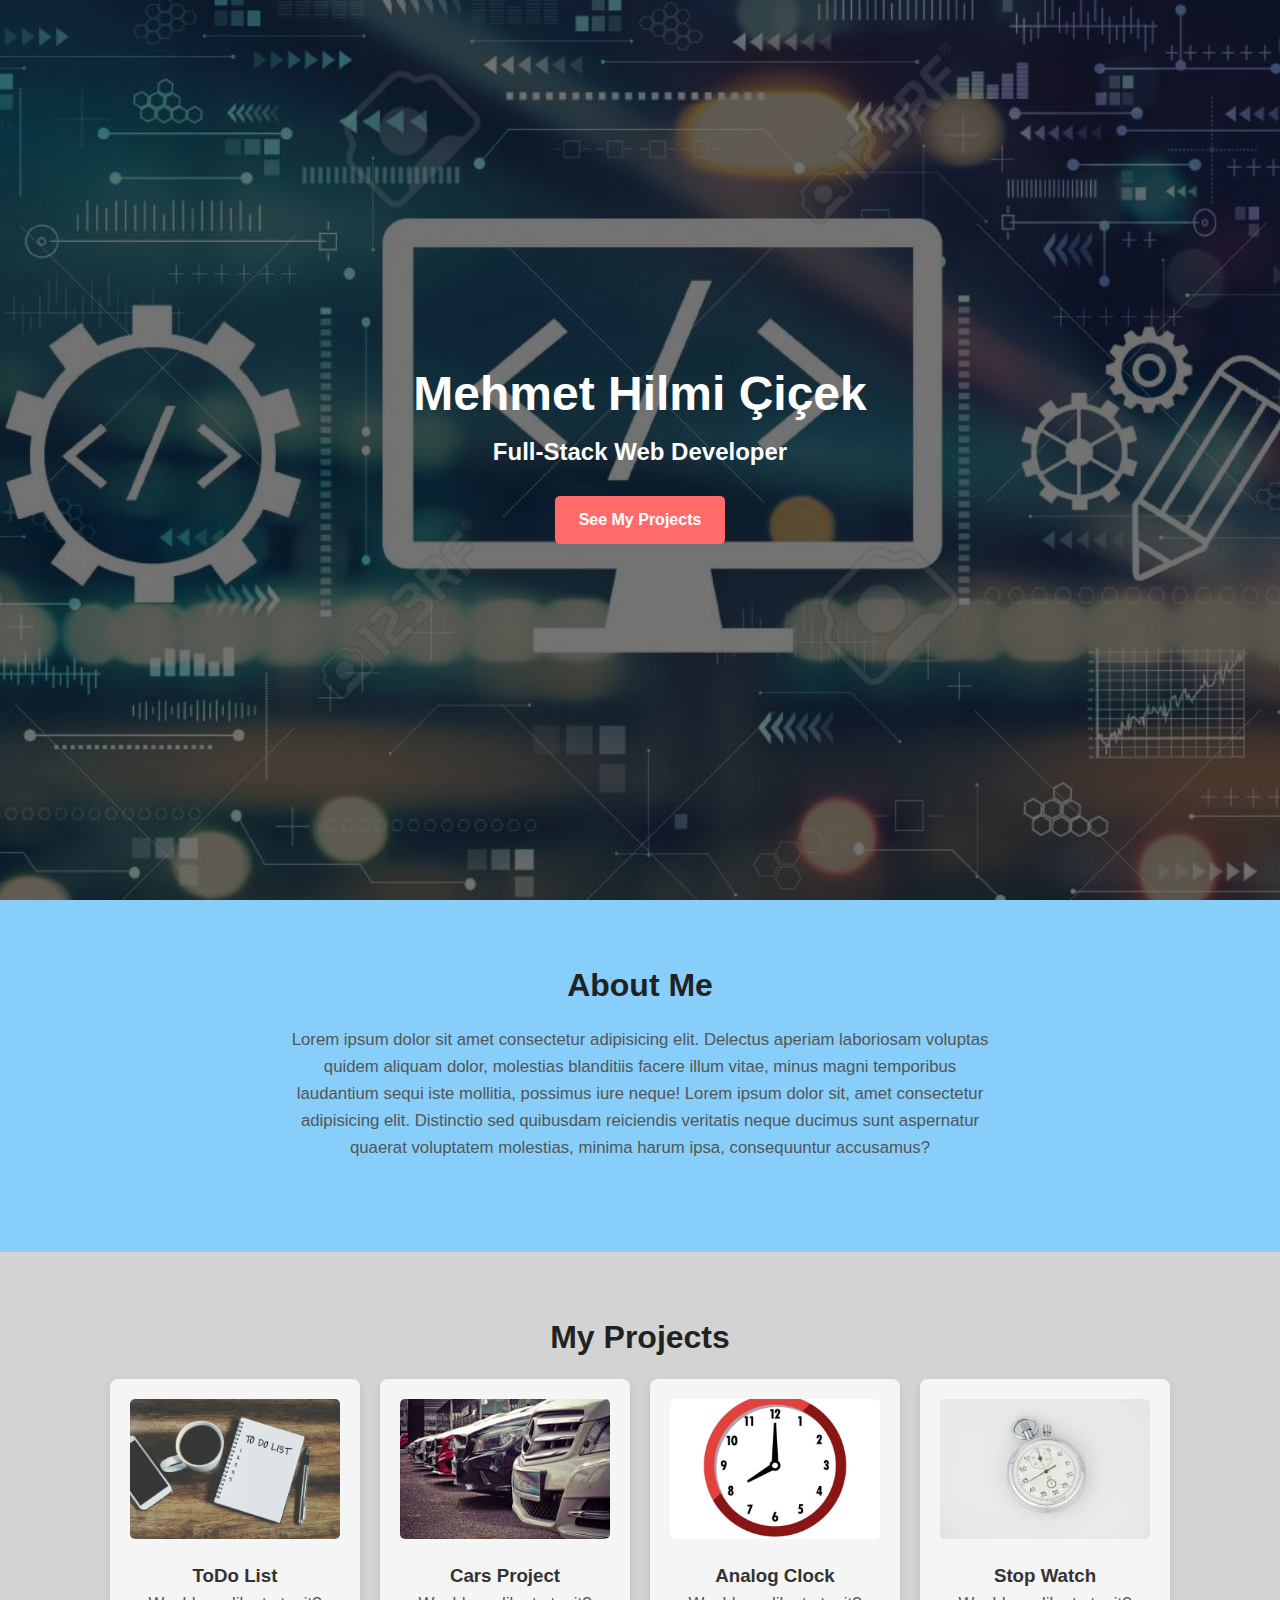
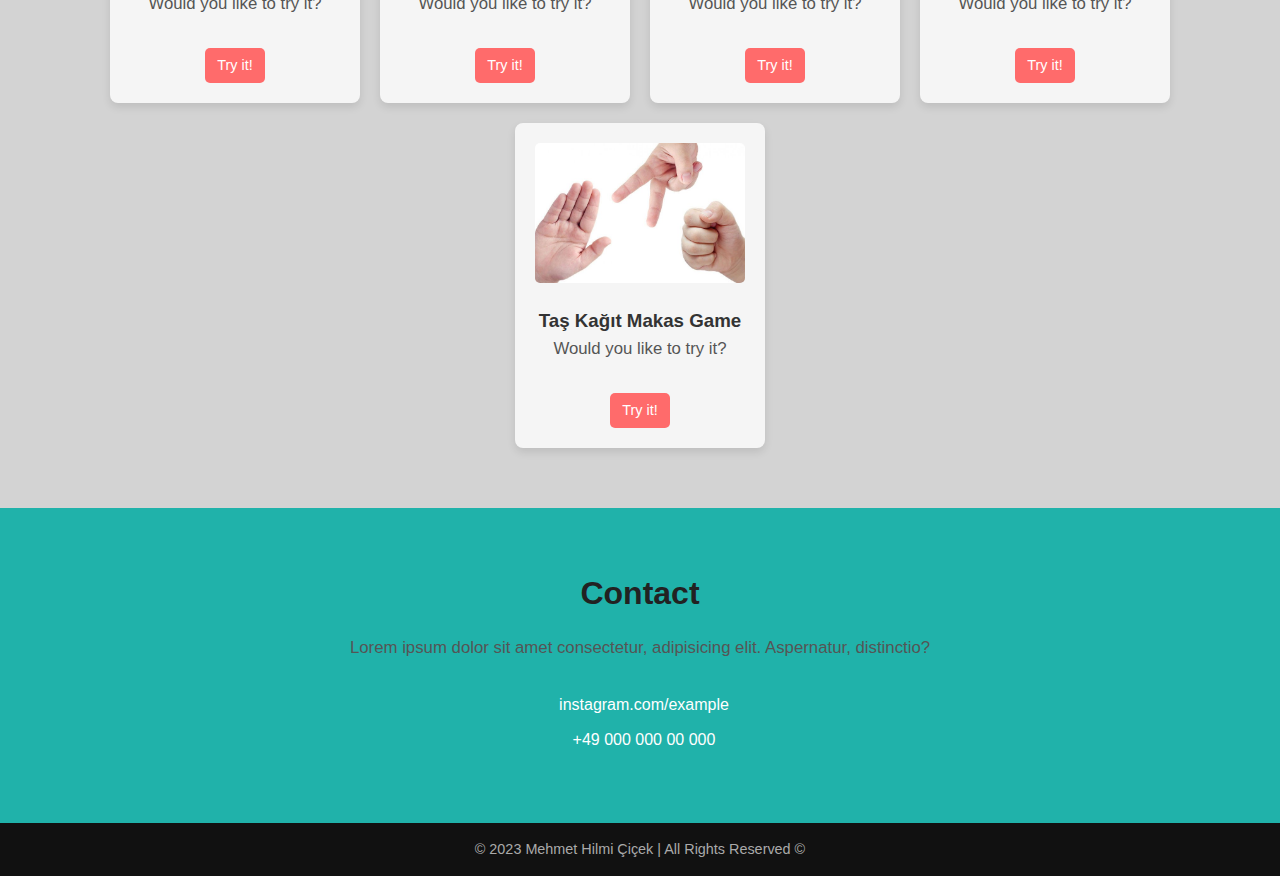
<file: index.html>
<!DOCTYPE html>
<html lang="tr">

<head>
    <meta charset="UTF-8" />
    <meta name="viewport" content="width=device-width, initial-scale=1.0" />
    <meta name="description" content="Mehmet Hilmi Çiçek | Web Geliştirici Portföyü">
    <meta name="author" content="Mehmet Hilmi Çiçek" />
    <link rel="shortcut icon" href="https://code.visualstudio.com/favicon.ico" type="image/x-icon">
    <title>Mehmet Hilmi Çiçek | Portfolio</title>
    <link rel="preconnect" href="https://fonts.googleapis.com">
    <link rel="preconnect" href="https://fonts.gstatic.com" crossorigin>
    <link href="https://fonts.googleapis.com/css2?family=Open+Sans:wght@300&display=swap" rel="stylesheet">
    <link rel="stylesheet" href="style.css" />
    <link rel="stylesheet" href="https://cdnjs.cloudflare.com/ajax/libs/font-awesome/6.4.0/css/all.min.css"
        integrity="sha512-iecdLmaskl7CVkqkXNQ/ZH/XLlvWZOJyj7Yy7tcenmpD1ypASozpmT/E0iPtmFIB46ZmdtAc9eNBvH0H/ZpiBw=="
        crossorigin="anonymous" referrerpolicy="no-referrer" />
</head>

<body>
    <!-- HEADER -->
    <header class="header">
        <div class="overlay"></div>
        <div class="header-content">
            <h1 class="name">Mehmet Hilmi Çiçek</h1>
            <h2 class="title">Full-Stack Web Developer</h2>
            <a href="#projects" class="btn">See My Projects</a>
        </div>
    </header>

    <!-- ABOUT -->
    <section id="about" class="about">
        <div class="container">
            <h2>About Me</h2>
            <p>
                Lorem ipsum dolor sit amet consectetur adipisicing elit. Delectus aperiam laboriosam voluptas quidem
                aliquam dolor, molestias blanditiis facere illum vitae, minus magni temporibus laudantium sequi iste
                mollitia, possimus iure neque! Lorem ipsum dolor sit, amet consectetur adipisicing elit. Distinctio sed
                quibusdam reiciendis veritatis neque ducimus sunt aspernatur quaerat voluptatem molestias, minima harum
                ipsa, consequuntur accusamus?
            </p>
        </div>
    </section>

    <!-- PROJECTS -->
    <section id="projects" class="projects">
        <div class="container">
            <h2>My Projects</h2>
            <div class="projects-container">
                <div class="project-card">
                    <img src="img/todolist.jpg" alt="ToDo List Project Screenshot" class="project-img">
                    <h3>ToDo List</h3>
                    <p>Would you like to try it?</p>
                    <div class="project-links">
                        <a href="Projects/ToDo_Project/todo_project.html" target="_blank" class="project-btn">Try
                            it!</a>
                    </div>
                </div>

                <div class="project-card">
                    <img src="img/cars.jpg" alt="Cars Project Screenshot" class="project-img">
                    <h3>Cars Project</h3>
                    <p>Would you like to try it?</p>
                    <div class="project-links">
                        <a href="Projects/Cars_Project/cars_project.html" target="_blank" class="project-btn">Try
                            it!</a>
                    </div>
                </div>

                <div class="project-card">
                    <img src="img/analog_clock.jpg" alt="Analog Clock Project Screenshot" class="project-img">
                    <h3>Analog Clock</h3>
                    <p>Would you like to try it?</p>
                    <div class="project-links">
                        <a href="Projects/Analog_Clock/analog_clock.html" target="_blank" class="project-btn">Try
                            it!</a>
                    </div>
                </div>

                <div class="project-card">
                    <img src="img/stopwatch.jpg" alt="Stop Watch Project Screenshot" class="project-img">
                    <h3>Stop Watch</h3>
                    <p>Would you like to try it?</p>
                    <div class="project-links">
                        <a href="Projects/Stop_Watch/stop_watch.html" target="_blank" class="project-btn">Try it!</a>
                    </div>
                </div>

                <div class="project-card">
                    <img src="img/tas-kagit-makas.jpg" alt="Rock Paper Scissors Game Screenshot" class="project-img">
                    <h3>Taş Kağıt Makas Game</h3>
                    <p>Would you like to try it?</p>
                    <div class="project-links">
                        <a href="Projects/Rock_Paper_Scissors/rps.html" target="_blank" class="project-btn">Try it!</a>
                    </div>
                </div>
            </div>
        </div>
    </section>

    <!-- CONTACT -->
    <section id="contact" class="contact">
        <div class="container">
            <h2>Contact</h2>
            <p>Lorem ipsum dolor sit amet consectetur, adipisicing elit. Aspernatur, distinctio?</p>
            <ul class="contact-links">
                <li><i class="fa-brands fa-instagram"></i> <span>instagram.com/example</span></li>
                <li><i class="fa-brands fa-whatsapp"></i> <span>+49 000 000 00 000</span></li>
            </ul>
        </div>
    </section>

    <!-- FOOTER -->
    <footer class="footer">
        <p>&copy; 2023 Mehmet Hilmi Çiçek | All Rights Reserved &copy;</p>
    </footer>
</body>

</html>
</file>
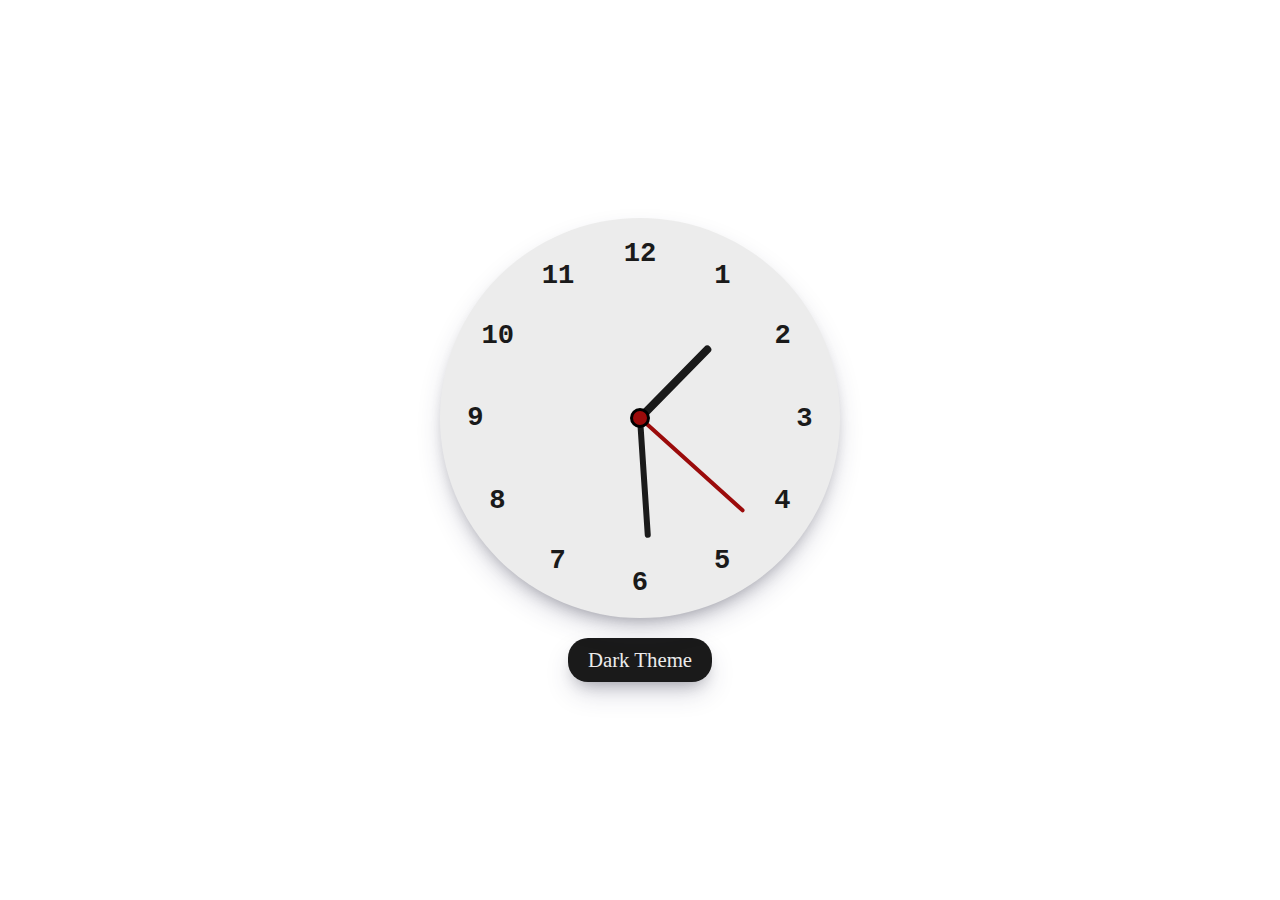
<file: Projects/Analog_Clock/analog_clock.html>
<!DOCTYPE html>
<html lang="en">

<head>
    <meta charset="UTF-8">
    <meta name="viewport" content="width=device-width, initial-scale=1.0">
    <link rel="stylesheet" href="analog_clock.css">
    <title>Analog Clock</title>
</head>

<body>
    <div class="container">
        <div class="clock">
            <span style="--i:1;" class="outer"><span class="inner one">1</span></span>
            <span style="--i:2;" class="outer"><span class="inner two">2</span></span>
            <span style="--i:3;" class="outer"><span class="inner three">3</span></span>
            <span style="--i:4;" class="outer"><span class="inner four">4</span></span>
            <span style="--i:5;" class="outer"><span class="inner five">5</span></span>
            <span style="--i:6;" class="outer"><span class="inner six">6</span></span>
            <span style="--i:7;" class="outer"><span class="inner seven">7</span></span>
            <span style="--i:8;" class="outer"><span class="inner eight">8</span></span>
            <span style="--i:9;" class="outer"><span class="inner nine">9</span></span>
            <span style="--i:10;" class="outer"><span class="inner ten">10</span></span>
            <span style="--i:11;" class="outer"><span class="inner eleven">11</span></span>
            <span style="--i:12;" class="outer"><span class="inner twelve">12</span></span>

            <div class="indicator">
                <span class="hand hour"></span>
                <span class="hand minute"></span>
                <span class="hand second"></span>
            </div>
        </div>
        <div class="theme-switch">Dark Theme</div>
    </div>
    <script src="analog_clock.js"></script>
</body>

</html>
</file>
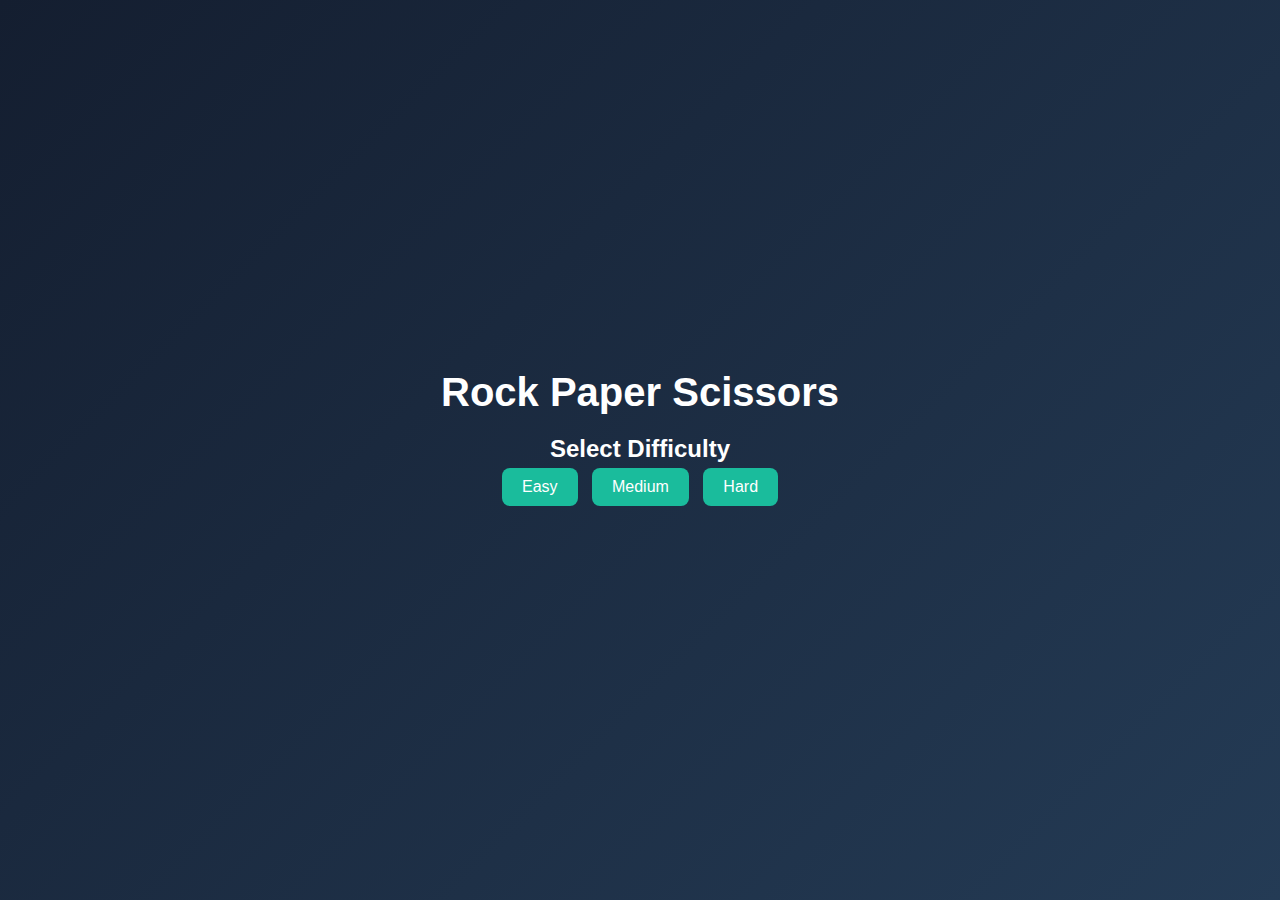
<file: Projects/Rock_Paper_Scissors/rps.html>
<!DOCTYPE html>
<html lang="en">

<head>
    <meta charset="UTF-8">
    <meta name="viewport" content="width=device-width, initial-scale=1.0">
    <title>Rock Paper Scissors</title>
    <link rel="stylesheet" href="rps.css">
</head>

<body>
    <div class="game-container">
        <h1>Rock Paper Scissors</h1>

        <!-- Zorluk Seçim Alanı -->
        <div class="difficulty-container">
            <h2>Select Difficulty</h2>
            <button class="difficulty-btn" data-score="7">Easy</button>
            <button class="difficulty-btn" data-score="5">Medium</button>
            <button class="difficulty-btn" data-score="3">Hard</button>
        </div>

        <!-- Oyun Alanı -->
        <div class="score-board hidden">
            <div id="userLabel" class="badge">User</div>
            <span id="userScore">0</span> : <span id="computerScore">0</span>
            <div id="computerLabel" class="badge">Comp</div>
        </div>

        <div class="choices hidden">
            <div class="choice" id="rock">
                <img src="./img/rock-emoji.png" alt="Rock">
            </div>
            <div class="choice" id="paper">
                <img src="./img/paper-emoji.png" alt="Paper">
            </div>
            <div class="choice" id="scissors">
                <img src="./img/scissors-emoji.png" alt="Scissors">
            </div>
        </div>

        <p id="result" class="hidden">Game Starts Now!</p>
        <button class="reset hidden">Reset Game</button>
    </div>

    <canvas id="confetti"></canvas>
    <script src="rps.js"></script>
</body>

</html>
</file>
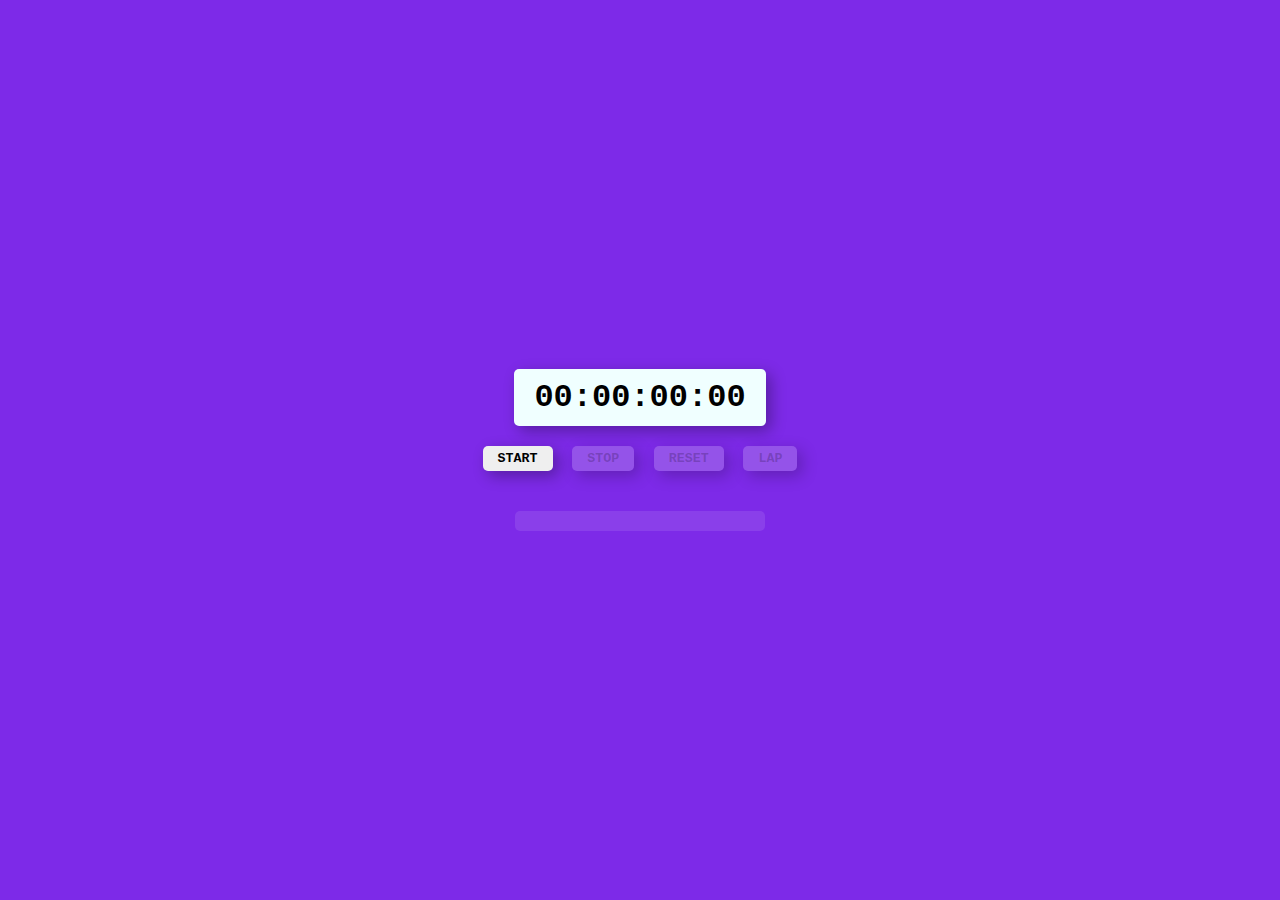
<file: Projects/Stop_Watch/stop_watch.html>
<!DOCTYPE html>
<html lang="en">

<head>
    <meta charset="UTF-8">
    <meta name="viewport" content="width=device-width, initial-scale=1.0">
    <title>Stop_Watch</title>
    <link rel="stylesheet" href="stopwatch.css">
</head>

<body>
    <div class="wrapper">
        <div class="time">
            <span class="hour">00</span>:<span class="minute">00</span>:<span class="second">00</span>:<span
                class="millisecond">00</span>
        </div>
        <div class="buttons">
            <button id="start">Start</button>
            <button id="stop">Stop</button>
            <button id="reset">Reset</button>
            <button id="lap">Lap</button>
        </div>
        <div class="laps">
            <ul id="laps-list"></ul>
        </div>
    </div>
    <script src="stopwatch.js"></script>
</body>

</html>
</file>
<file: style.css>
/* GENEL STİL */
* {
    margin: 0;
    padding: 0;
    box-sizing: border-box;
    font-family: "Poppins", sans-serif;
}

body {
    color: #333;
    background-color: #fff;
    line-height: 1.6;
}

/* HEADER */
.header {
    position: relative;
    background: url("img/header-bg.jpg") no-repeat center center/cover;
    height: 100vh;
    display: flex;
    justify-content: center;
    align-items: center;
    text-align: center;
}

.header .overlay {
    position: absolute;
    top: 0;
    left: 0;
    width: 100%;
    height: 100%;
    background-color: rgba(0, 0, 0, 0.55);
    z-index: 1;
}

.header-content {
    position: relative;
    z-index: 2;
    color: #fff;
}

.name {
    font-size: 3rem;
    font-weight: bold;
}

.title {
    font-size: 1.5rem;
    margin-bottom: 1.5rem;
}

.btn {
    display: inline-block;
    padding: 0.7rem 1.5rem;
    background-color: #ff6b6b;
    color: #fff;
    text-decoration: none;
    font-weight: 600;
    border-radius: 5px;
    transition: background 0.3s ease;
}

.btn:hover {
    background-color: #ff5252;
}

/* SECTIONS */
section {
    padding: 60px 20px;
    text-align: center;
}

section h2 {
    font-size: 2rem;
    margin-bottom: 1rem;
    color: #222;
}

section p {
    max-width: 700px;
    margin: 0 auto 30px auto;
    font-size: 1.05rem;
    color: #555;
}

/* ARKA PLAN RENKLERİ */
.about {
    background-color: lightskyblue;
    color: #fff;
    /* okunabilirlik için */
}

.projects {
    background-color: lightgray;
}

.contact {
    background-color: lightseagreen;
    color: #fff;
}

/* PROJELER */
.projects-container {
    display: flex;
    flex-wrap: wrap;
    justify-content: center;
    gap: 20px;
}

.project-card {
    background: #f5f5f5;
    padding: 20px;
    border-radius: 8px;
    width: 250px;
    box-shadow: 0 4px 8px rgba(0, 0, 0, 0.1);
    text-align: center;
    transition: transform 0.3s ease, box-shadow 0.3s ease;
}

.project-card:hover {
    transform: translateY(-5px);
    box-shadow: 0 6px 12px rgba(0, 0, 0, 0.15);
}

.project-img {
    width: 100%;
    height: 140px;
    object-fit: cover;
    border-radius: 5px;
    margin-bottom: 15px;
}

.project-links {
    display: flex;
    justify-content: center;
    gap: 10px;
    margin-top: 10px;
}

.project-btn {
    padding: 6px 12px;
    font-size: 0.9rem;
    text-decoration: none;
    border-radius: 5px;
    background-color: #ff6b6b;
    color: #fff;
    transition: background 0.3s ease;
}

.project-btn:hover {
    background-color: #ff3b3b;
}

/* İLETİŞİM */
.contact-links {
    list-style: none;
    padding: 0;
    margin-top: 1rem;
}

.contact-links li {
    margin-bottom: 10px;
}

.contact-links i {
    margin-right: 8px;
}

/* FOOTER */
.footer {
    background-color: #111;
    color: #aaa;
    text-align: center;
    padding: 15px 0;
    font-size: 0.9rem;
}

/* RESPONSIVE TASARIM */
@media (max-width: 768px) {
    .name {
        font-size: 2.2rem;
    }

    .title {
        font-size: 1.2rem;
    }

    .btn {
        padding: 0.6rem 1.2rem;
        font-size: 0.9rem;
    }

    .projects-container {
        flex-direction: column;
        justify-content: center;
        align-items: center;
        gap: 15px;
    }

    .project-card {
        width: 90%;
    }
}
</file>
<file: Projects/Analog_Clock/analog_clock.css>
:root {
    --white-clr: #fff;
    --dark-clr: #1a1a1a;
    --red-color: rgb(155, 11, 11);
    --white-clr-2: #ececec;
}

* {
    margin: 0;
    padding: 0;
    box-sizing: border-box;
}

.container {
    display: flex;
    min-height: 100vh;
    align-items: center;
    justify-content: center;
    flex-direction: column;
    gap: 20px;
    background: var(--white-clr);
    transition: background 0.3s ease;
}

.container.dark {
    --white-clr: #1a1a1a;
    --dark-clr: #fff;
    --red-color: rgb(155, 11, 11);
    --white-clr-2: #3a3a3a;
}

.clock {
    height: 400px;
    width: 400px;
    background-color: var(--white-clr-2);
    border-radius: 50%;
    box-shadow: rgba(50, 50, 93, 0.25) 0px 13px 27px -5px,
        rgba(0, 0, 0, 0.3) 0px 8px 16px -8px;
    position: relative;
    display: flex;
    justify-content: center;
    align-items: center;
}

/* Saat sayıları */
.clock .outer {
    position: absolute;
    inset: 20px;
    text-align: center;
    transform: rotate(calc(var(--i)*30deg));
}

.clock .outer .inner {
    font-weight: 600;
    font-family: 'Courier New', Courier, monospace;
    color: var(--dark-clr);
    font-size: 1.7rem;
    display: inline-block;
    transform: rotate(calc(var(--i)*-30deg));
}

/* Indicator (saat ortası) */
.container .indicator {
    position: absolute;
    top: 50%;
    left: 50%;
    width: 0;
    height: 0;
    transform: translate(-50%, -50%);
}

/* Ortadaki küçük daire */
.container .indicator::before {
    content: "";
    position: absolute;
    top: 0;
    left: 0;
    width: 14px;
    height: 14px;
    background-color: var(--red-color);
    border-radius: 50%;
    border: 3px solid black;
    transform: translate(-50%, -50%);
    z-index: 10;
}

/* İbreler */
.container .hand {
    position: absolute;
    bottom: 0;
    left: 0;
    transform-origin: bottom center;
    transform: translateX(-50%) rotate(var(--rot, 0deg));
    border-radius: 25px;
    transition: none;
    /* tik-tik efektini JS ile kontrol edeceğiz */
}

/* Saat ibresi */
.hand.hour {
    width: 8px;
    height: 100px;
    background-color: var(--dark-clr);
}

/* Dakika ibresi */
.hand.minute {
    width: 6px;
    height: 120px;
    background-color: var(--dark-clr);
}

/* Saniye ibresi */
.hand.second {
    width: 4px;
    height: 140px;
    background-color: var(--red-color);
}

/* Tema değiştirici buton */
.theme-switch {
    padding: 10px 20px;
    border-radius: 20px;
    font-size: 1.3rem;
    color: var(--white-clr-2);
    background-color: var(--dark-clr);
    box-shadow: rgba(50, 50, 93, 0.25) 0px 13px 27px -5px,
        rgba(0, 0, 0, 0.3) 0px 8px 16px -8px;
    cursor: pointer;
    transition: background 0.3s ease, color 0.3s ease;
}

/* inset => top left bottom right değerleri için kısayol özelliği    
    top: 20px;
    left: 20px;
    bottom: 20px;
    right: 20px;
    yerine kullanılır    
*/
</file>
<file: Projects/Rock_Paper_Scissors/rps.css>
/* Genel Tasarım */
* {
    margin: 0;
    padding: 0;
    box-sizing: border-box;
}

body {
    font-family: 'Poppins', sans-serif;
    background: linear-gradient(135deg, #141e30, #243b55);
    color: #fff;
    display: flex;
    justify-content: center;
    align-items: center;
    height: 100vh;
}

.game-container {
    text-align: center;
    width: 90%;
    max-width: 600px;
}

/* Başlık */
h1 {
    font-size: 2.5rem;
    margin-bottom: 20px;
}

/* Zorluk Butonları */
.difficulty-container {
    margin-bottom: 20px;
}

.difficulty-btn {
    background: #1abc9c;
    color: #fff;
    padding: 10px 20px;
    margin: 5px;
    border: none;
    border-radius: 8px;
    cursor: pointer;
    transition: background 0.3s ease;
    font-size: 1rem;
}

.difficulty-btn:hover {
    background: #16a085;
}

/* Skor Tablosu */
.score-board {
    margin: 20px auto;
    background: #2c3e50;
    border-radius: 12px;
    padding: 10px 20px;
    font-size: 1.5rem;
    display: flex;
    justify-content: space-between;
    width: 60%;
    box-shadow: 0 4px 10px rgba(0, 0, 0, 0.3);
}

.badge {
    background: #e74c3c;
    padding: 3px 10px;
    border-radius: 5px;
}

/* Seçim Alanı */
.choices {
    display: flex;
    justify-content: center;
    gap: 20px;
    margin-top: 15px;
}

.choice {
    cursor: pointer;
    transition: transform 0.3s ease;
}

.choice img {
    width: 80px;
    height: 80px;
    filter: drop-shadow(0 2px 6px rgba(0, 0, 0, 0.5));
}

.choice:hover {
    transform: scale(1.2);
}

/* Sonuç Mesajı */
#result {
    font-size: 1.3rem;
    margin-top: 15px;
    min-height: 25px;
}

/* Reset Butonu */
.reset {
    margin-top: 15px;
    padding: 8px 18px;
    background: #3498db;
    color: #fff;
    border: none;
    border-radius: 6px;
    cursor: pointer;
    font-size: 1rem;
}

.reset:hover {
    background: #2980b9;
}

/* Gizleme Sınıfı */
.hidden {
    display: none;
}

/* Konfeti Canvas */
#confetti {
    position: fixed;
    top: 0;
    left: 0;
    width: 100%;
    height: 100%;
    pointer-events: none;
    z-index: 100;
}
</file>
<file: Projects/Stop_Watch/stopwatch.css>
* {
    margin: 0;
    padding: 0;
    box-sizing: border-box;
    font-family: 'Courier New', Courier, monospace;
}

body {
    height: 100vh;
    background-color: #7D2AE8;
    display: flex;
    justify-content: center;
    align-items: center;
}

.wrapper {
    display: flex;
    flex-direction: column;
    align-items: center;
    gap: 20px;
    user-select: none;
}

.time {
    background-color: azure;
    padding: 10px 20px;
    border-radius: 5px;
    box-shadow: 5px 5px 15px rgba(0,0,0,0.3);
    font-size: 2rem;
    font-weight: 600;
}

.buttons button {
    margin: 0 5px;
    padding: 5px 15px;
    border: none;
    border-radius: 5px;
    font-weight: 600;
    text-transform: uppercase;
    cursor: pointer;
    box-shadow: 5px 5px 15px rgba(0,0,0,0.3);
}

/* Pasif buton görünümü */
.buttons button:disabled {
    cursor: not-allowed;
    opacity: 0.7;
}

/* Lap listesi */
.laps {
    margin-top: 20px;
    width: 250px;
    max-height: 200px;
    overflow-y: auto;
    background-color: rgba(255,255,255,0.1);
    padding: 10px;
    border-radius: 5px;
}

.laps ul {
    list-style: none;
}

.laps li {
    padding: 5px 0;
    border-bottom: 1px solid rgba(255,255,255,0.3);
    font-size: 1rem;
    color: white;
}
</file>
